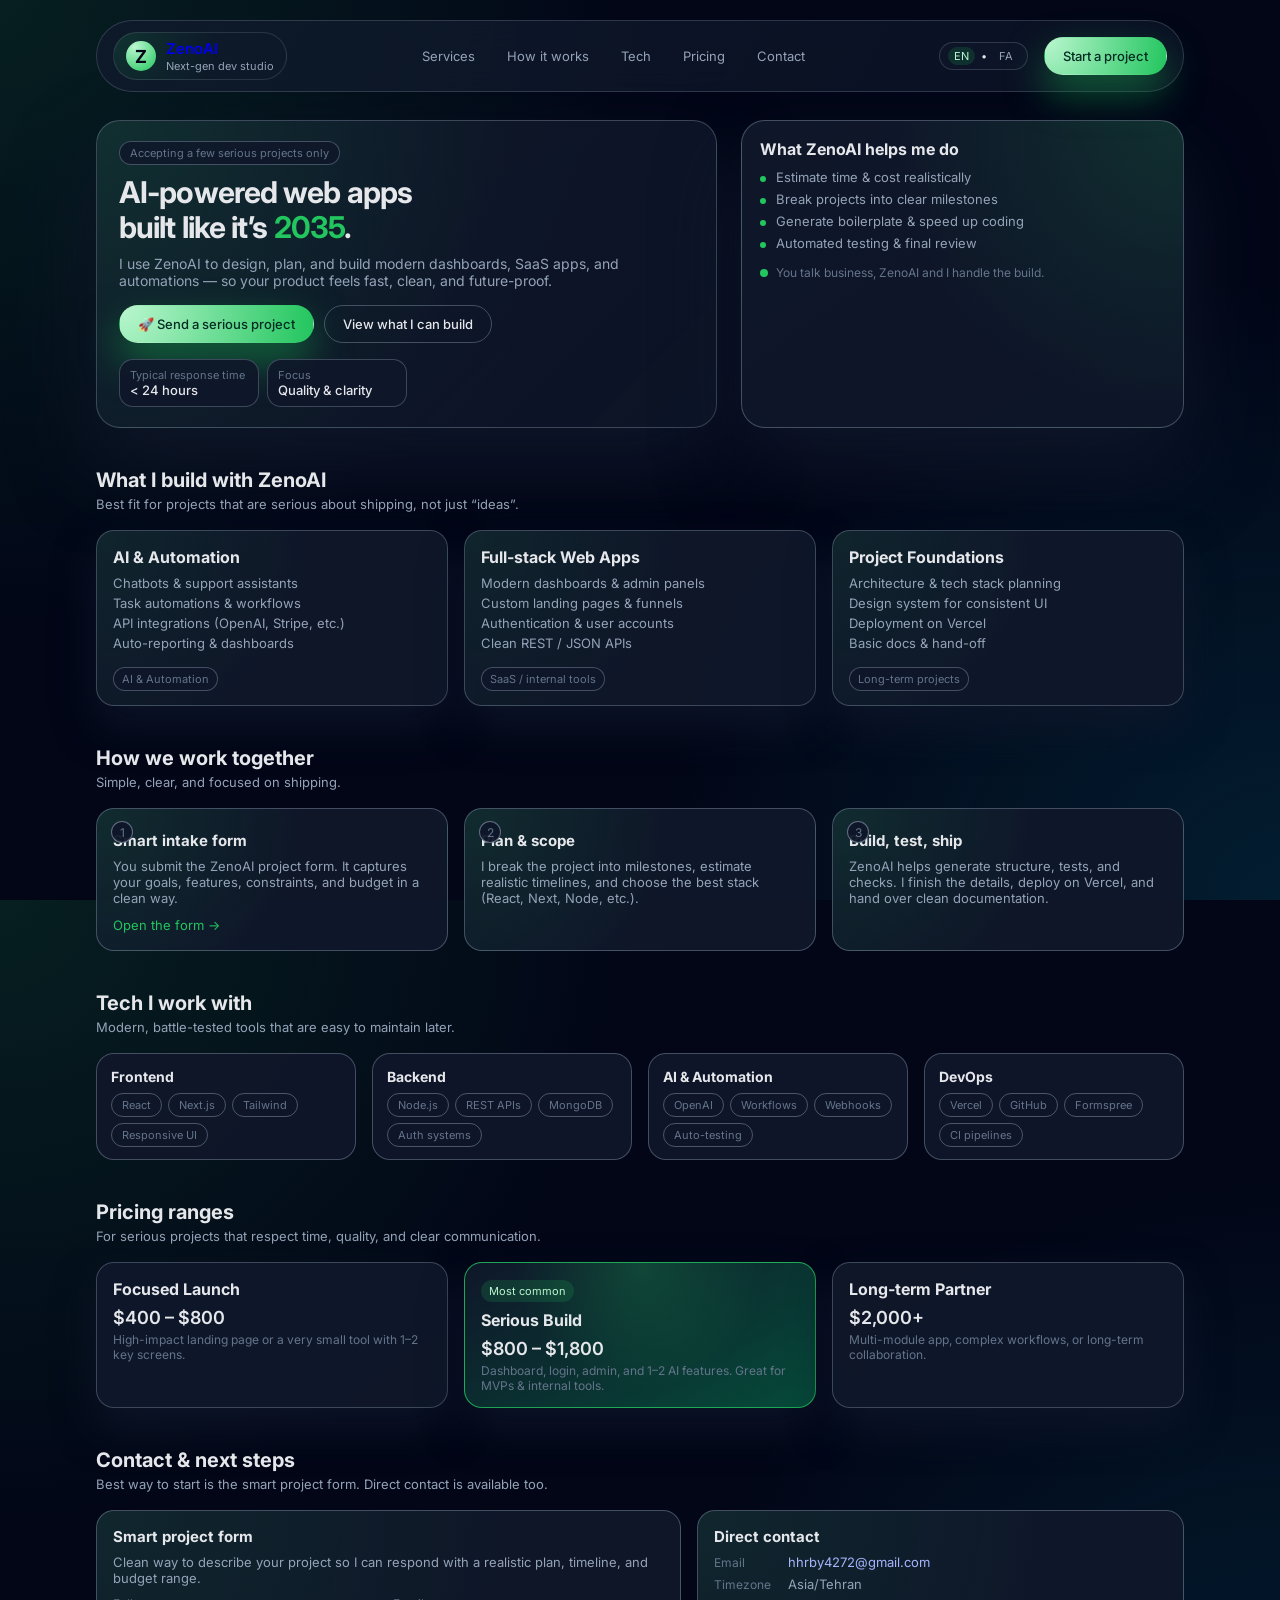
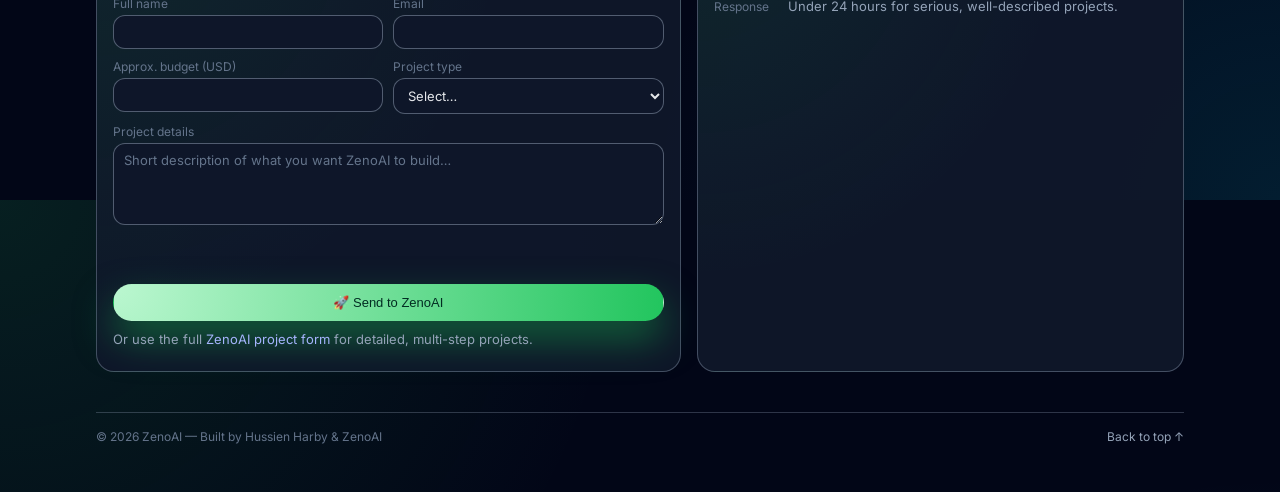
<file: index.html>
<!DOCTYPE html>
<html lang="en">
<head>
  <meta charset="UTF-8" />
  <meta name="viewport" content="width=device-width, initial-scale=1.0" />
  <title>ZenoAI – AI-powered web apps built like it’s 2035</title>

  <!-- Fonts -->
  <link rel="preconnect" href="https://fonts.googleapis.com" />
  <link rel="preconnect" href="https://fonts.gstatic.com" crossorigin />
  <link
    href="https://fonts.googleapis.com/css2?family=Inter:wght@300;400;500;600;700&display=swap"
    rel="stylesheet"
  />

  <!-- Styles -->
  <link rel="stylesheet" href="styles.css" />
</head>

<body>
  <div class="page">

    <!-- NAVBAR -->
    <header class="navbar">
      <div class="nav-left">
        <a href="#top" class="brand-pill">
          <span class="brand-logo">Z</span>
          <div class="brand-text">
            <span class="brand-name">ZenoAI</span>
            <span class="brand-tagline">Next-gen dev studio</span>
          </div>
        </a>
      </div>

      <nav class="nav-links">
        <a href="#services">Services</a>
        <a href="#process">How it works</a>
        <a href="#tech">Tech</a>
        <a href="#pricing">Pricing</a>
        <a href="#contact">Contact</a>
      </nav>

      <div class="nav-right">
        <div class="lang-switch">
          <a href="index.html" class="active">EN</a>
          <span>•</span>
          <a href="fa.html">FA</a>
        </div>
        <a
          href="https://zenoai-form.vercel.app/"
          class="btn btn-primary nav-cta"
          target="_blank"
          rel="noopener noreferrer"
        >
          Start a project
        </a>
      </div>
    </header>

    <!-- HERO -->
    <main id="top">
      <section class="hero">
        <div class="hero-content">
          <div class="hero-label">Accepting a few serious projects only</div>

          <h1>
            AI-powered web apps<br />
            built like it’s <span class="accent">2035</span>.
          </h1>

          <p class="hero-subtitle">
            I use ZenoAI to design, plan, and build modern dashboards, SaaS apps, and automations —
            so your product feels fast, clean, and future-proof.
          </p>

          <div class="hero-actions">
            <a
              href="https://zenoai-form.vercel.app/"
              class="btn btn-primary"
              target="_blank"
              rel="noopener noreferrer"
            >
              🚀 Send a serious project
            </a>
            <a href="#services" class="btn btn-ghost">
              View what I can build
            </a>
          </div>

          <div class="hero-meta">
            <div class="meta-pill">
              <span class="meta-label">Typical response time</span>
              <span class="meta-value">&lt; 24 hours</span>
            </div>

            <div class="meta-pill">
              <span class="meta-label">Focus</span>
              <span class="meta-value">Quality & clarity</span>
            </div>
          </div>
        </div>

        <div class="hero-panel">
          <div class="hero-panel-inner">
            <h2>What ZenoAI helps me do</h2>

            <ul class="hero-list">
              <li>Estimate time & cost realistically</li>
              <li>Break projects into clear milestones</li>
              <li>Generate boilerplate & speed up coding</li>
              <li>Automated testing & final review</li>
            </ul>

            <div class="hero-panel-footer">
              <span class="dot"></span>
              <span class="hero-mini">
                You talk business, ZenoAI and I handle the build.
              </span>
            </div>
          </div>
        </div>
      </section>

      <!-- SERVICES -->
      <section class="section" id="services">
        <div class="section-header">
          <h2>What I build with ZenoAI</h2>
          <p>Best fit for projects that are serious about shipping, not just “ideas”.</p>
        </div>

        <div class="cards-grid three">
          <article class="card">
            <h3>AI & Automation</h3>
            <ul class="card-list">
              <li>Chatbots & support assistants</li>
              <li>Task automations & workflows</li>
              <li>API integrations (OpenAI, Stripe, etc.)</li>
              <li>Auto-reporting & dashboards</li>
            </ul>
            <span class="chip">AI & Automation</span>
          </article>

          <article class="card">
            <h3>Full-stack Web Apps</h3>
            <ul class="card-list">
              <li>Modern dashboards & admin panels</li>
              <li>Custom landing pages & funnels</li>
              <li>Authentication & user accounts</li>
              <li>Clean REST / JSON APIs</li>
            </ul>
            <span class="chip">SaaS / internal tools</span>
          </article>

          <article class="card">
            <h3>Project Foundations</h3>
            <ul class="card-list">
              <li>Architecture & tech stack planning</li>
              <li>Design system for consistent UI</li>
              <li>Deployment on Vercel</li>
              <li>Basic docs & hand-off</li>
            </ul>
            <span class="chip">Long-term projects</span>
          </article>
        </div>
      </section>

      <!-- HOW IT WORKS -->
      <section class="section" id="process">
        <div class="section-header">
          <h2>How we work together</h2>
          <p>Simple, clear, and focused on shipping.</p>
        </div>

        <div class="timeline">
          <div class="step">
            <div class="step-number">1</div>
            <h3>Smart intake form</h3>
            <p>
              You submit the ZenoAI project form. It captures your goals, features, constraints,
              and budget in a clean way.
            </p>
            <a
              href="https://zenoai-form.vercel.app/"
              target="_blank"
              class="link-inline"
              rel="noopener noreferrer"
            >
              Open the form →
            </a>
          </div>

          <div class="step">
            <div class="step-number">2</div>
            <h3>Plan & scope</h3>
            <p>
              I break the project into milestones, estimate realistic timelines, and choose the
              best stack (React, Next, Node, etc.).
            </p>
          </div>

          <div class="step">
            <div class="step-number">3</div>
            <h3>Build, test, ship</h3>
            <p>
              ZenoAI helps generate structure, tests, and checks. I finish the details, deploy on
              Vercel, and hand over clean documentation.
            </p>
          </div>
        </div>
      </section>

      <!-- TECH -->
      <section class="section" id="tech">
        <div class="section-header">
          <h2>Tech I work with</h2>
          <p>Modern, battle-tested tools that are easy to maintain later.</p>
        </div>

        <div class="pill-grid">
          <div class="pill-group">
            <h4>Frontend</h4>
            <div class="pills">
              <span class="pill">React</span>
              <span class="pill">Next.js</span>
              <span class="pill">Tailwind</span>
              <span class="pill">Responsive UI</span>
            </div>
          </div>

          <div class="pill-group">
            <h4>Backend</h4>
            <div class="pills">
              <span class="pill">Node.js</span>
              <span class="pill">REST APIs</span>
              <span class="pill">MongoDB</span>
              <span class="pill">Auth systems</span>
            </div>
          </div>

          <div class="pill-group">
            <h4>AI & Automation</h4>
            <div class="pills">
              <span class="pill">OpenAI</span>
              <span class="pill">Workflows</span>
              <span class="pill">Webhooks</span>
              <span class="pill">Auto-testing</span>
            </div>
          </div>

          <div class="pill-group">
            <h4>DevOps</h4>
            <div class="pills">
              <span class="pill">Vercel</span>
              <span class="pill">GitHub</span>
              <span class="pill">Formspree</span>
              <span class="pill">CI pipelines</span>
            </div>
          </div>
        </div>
      </section>

      <!-- PRICING -->
      <section class="section" id="pricing">
        <div class="section-header">
          <h2>Pricing ranges</h2>
          <p>For serious projects that respect time, quality, and clear communication.</p>
        </div>

        <div class="cards-grid three">
          <article class="card card-soft">
            <h3>Focused Launch</h3>
            <p class="price-range">$400 – $800</p>
            <p class="card-caption">
              High-impact landing page or a very small tool with 1–2 key screens.
            </p>
          </article>

          <article class="card card-highlight">
            <div class="badge">Most common</div>
            <h3>Serious Build</h3>
            <p class="price-range">$800 – $1,800</p>
            <p class="card-caption">
              Dashboard, login, admin, and 1–2 AI features. Great for MVPs & internal tools.
            </p>
          </article>

          <article class="card card-soft">
            <h3>Long-term Partner</h3>
            <p class="price-range">$2,000+</p>
            <p class="card-caption">
              Multi-module app, complex workflows, or long-term collaboration.
            </p>
          </article>
        </div>
      </section>

      <!-- CONTACT -->
      <section class="section" id="contact">
        <div class="section-header">
          <h2>Contact & next steps</h2>
          <p>Best way to start is the smart project form. Direct contact is available too.</p>
        </div>

        <div class="contact-grid">
          <div class="contact-card">
            <h3>Smart project form</h3>
            <p>
              Clean way to describe your project so I can respond with a realistic plan, timeline,
              and budget range.
            </p>

            <!-- Embedded Formspree form -->
            <form
              action="https://formspree.io/f/mzzngjrq"
              method="POST"
              class="contact-form"
            >
              <input type="hidden" name="_subject" value="New ZenoAI project – Website form (EN)" />

              <div class="form-row form-row-inline">
                <div class="form-field">
                  <label for="name-en">Full name</label>
                  <input id="name-en" name="name" type="text" required />
                </div>
                <div class="form-field">
                  <label for="email-en">Email</label>
                  <input id="email-en" name="email" type="email" required />
                </div>
              </div>

              <div class="form-row form-row-inline">
                <div class="form-field">
                  <label for="budget-en">Approx. budget (USD)</label>
                  <input id="budget-en" name="budget" type="number" min="0" />
                </div>
                <div class="form-field">
                  <label for="type-en">Project type</label>
                  <select id="type-en" name="project_type">
                    <option value="">Select…</option>
                    <option value="saas">SaaS / Web app</option>
                    <option value="dashboard">Dashboard / internal tool</option>
                    <option value="automation">AI & automation</option>
                    <option value="landing">Landing page / marketing site</option>
                    <option value="other">Other</option>
                  </select>
                </div>
              </div>

              <div class="form-row">
                <div class="form-field">
                  <label for="details-en">Project details</label>
                  <textarea
                    id="details-en"
                    name="details"
                    rows="4"
                    placeholder="Short description of what you want ZenoAI to build…"
                    required
                  ></textarea>
                </div>
              </div>

              <button type="submit" class="btn btn-primary btn-full">
                🚀 Send to ZenoAI
              </button>

              <p class="form-footnote">
                Or use the full
                <a href="https://zenoai-form.vercel.app/" target="_blank" rel="noopener noreferrer">
                  ZenoAI project form
                </a>
                for detailed, multi-step projects.
              </p>
            </form>
          </div>

          <div class="contact-card contact-info">
            <h3>Direct contact</h3>
            <ul>
              <li>
                <span class="contact-label">Email</span>
                <a href="mailto:hhrby4272@gmail.com">hhrby4272@gmail.com</a>
              </li>
              <li>
                <span class="contact-label">Timezone</span>
                Asia/Tehran
              </li>
              <li>
                <span class="contact-label">Response</span>
                Under 24 hours for serious, well-described projects.
              </li>
            </ul>
          </div>
        </div>
      </section>
    </main>

    <!-- FOOTER -->
    <footer class="footer">
      <div class="footer-left">
        © <span id="year"></span> ZenoAI — Built by Hussien Harby & ZenoAI
      </div>

      <div class="footer-right">
        <a href="#top">Back to top ↑</a>
      </div>
    </footer>
  </div>

  <script>
    document.getElementById('year').textContent = new Date().getFullYear();
  </script>
</body>
</html>
</file>
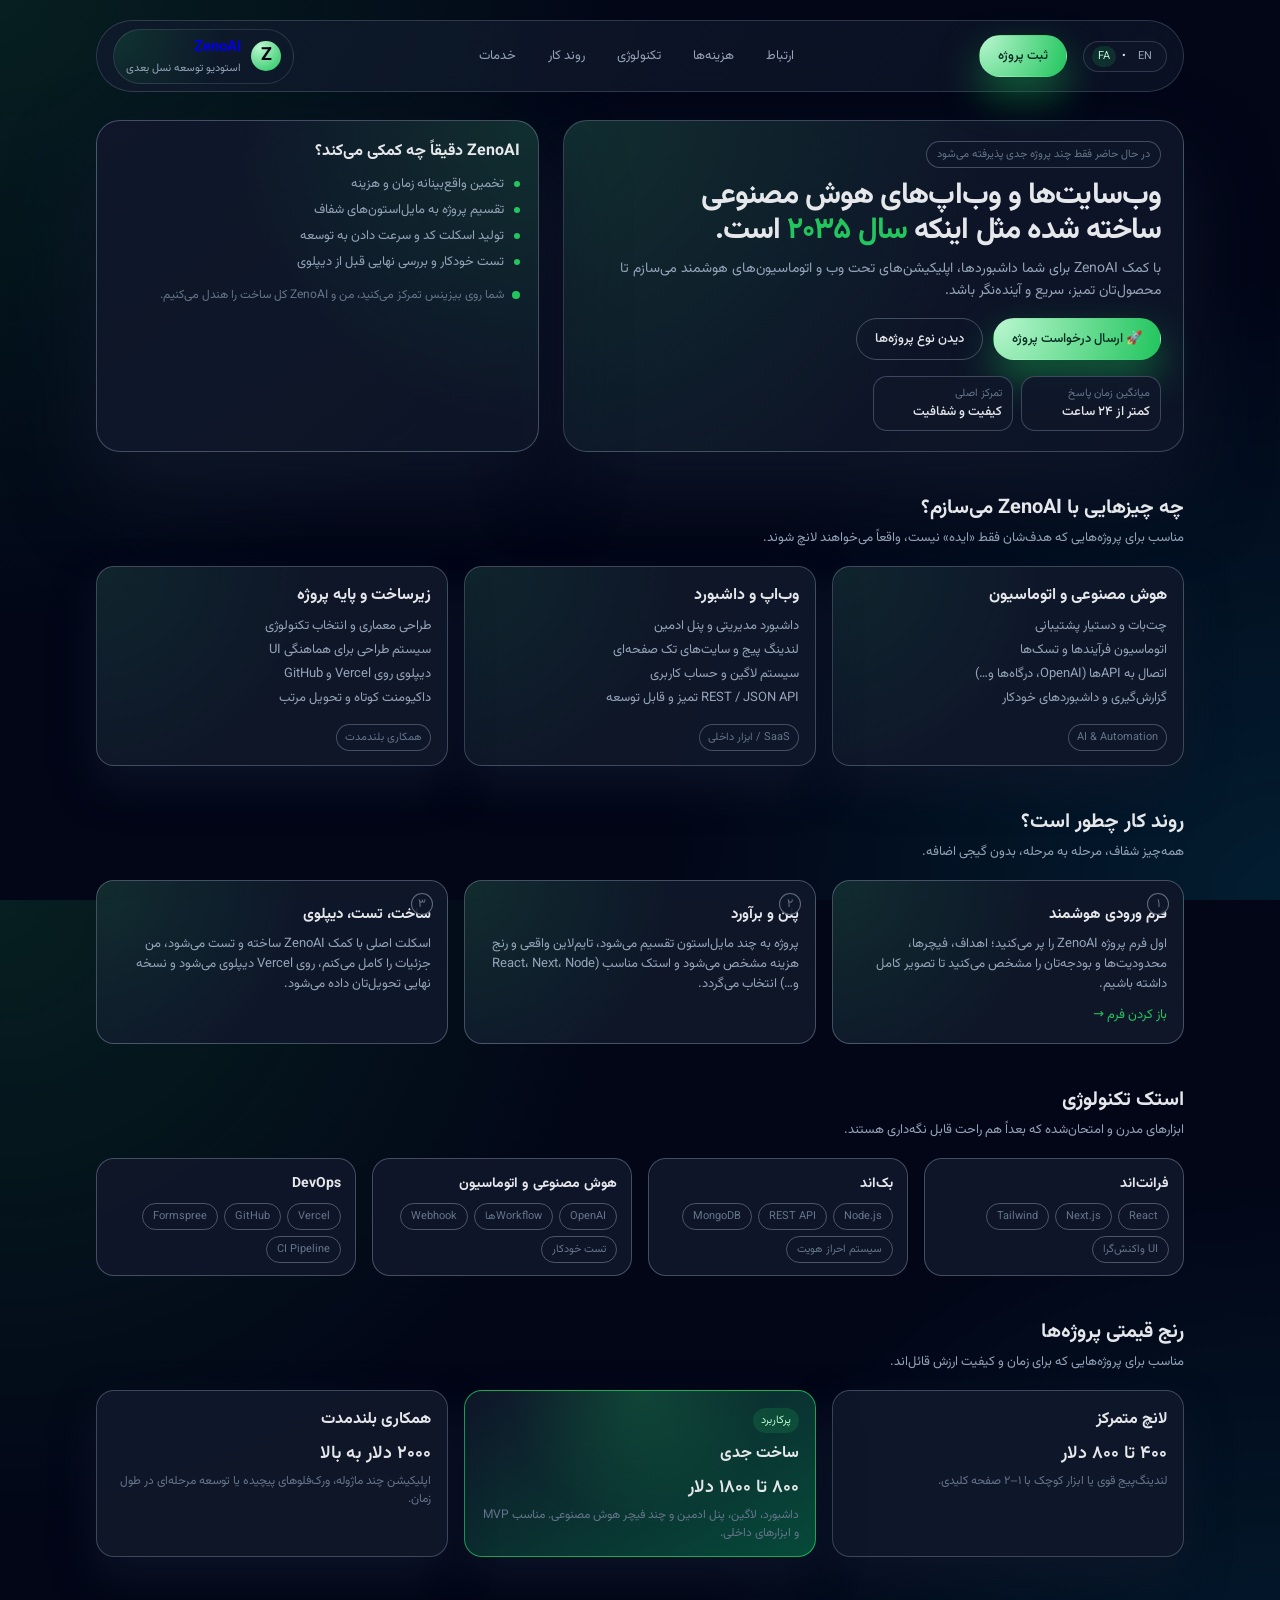
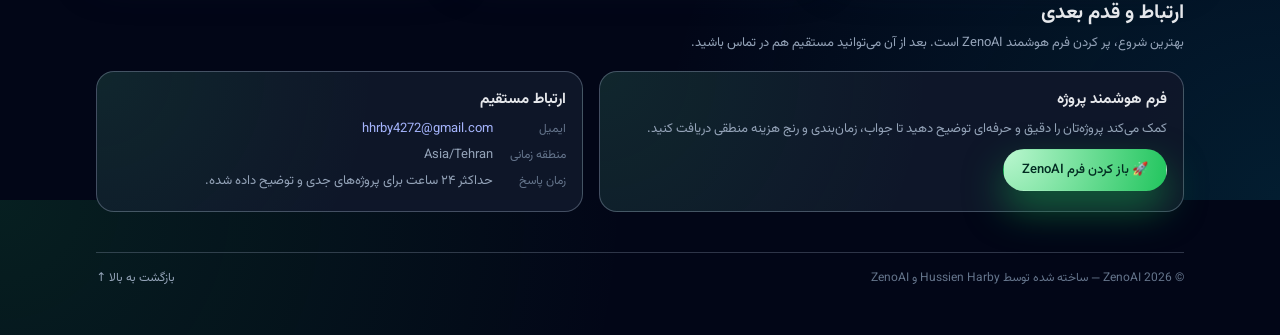
<file: Fa.html>
<!DOCTYPE html>
<html lang="fa" dir="rtl">
<head>
  <meta charset="UTF-8" />
  <meta name="viewport" content="width=device-width, initial-scale=1.0" />
  <title>ZenoAI – استودیو هوش مصنوعی برای پروژه‌های جدی</title>

  <!-- Fonts -->
  <link rel="preconnect" href="https://fonts.googleapis.com" />
  <link rel="preconnect" href="https://fonts.gstatic.com" crossorigin />
  <link
    href="https://fonts.googleapis.com/css2?family=Vazirmatn:wght@300;400;500;600;700&family=Inter:wght@300;400;500;600;700&display=swap"
    rel="stylesheet"
  />

  <!-- Styles -->
  <link rel="stylesheet" href="styles.css" />
</head>

<body class="rtl">
  <div class="page">

    <!-- NAVBAR -->
    <header class="navbar">
      <div class="nav-left">
        <a href="#top" class="brand-pill">
          <span class="brand-logo">Z</span>
          <div class="brand-text">
            <span class="brand-name">ZenoAI</span>
            <span class="brand-tagline">استودیو توسعه نسل بعدی</span>
          </div>
        </a>
      </div>

      <nav class="nav-links">
        <a href="#services">خدمات</a>
        <a href="#process">روند کار</a>
        <a href="#tech">تکنولوژی</a>
        <a href="#pricing">هزینه‌ها</a>
        <a href="#contact">ارتباط</a>
      </nav>

      <div class="nav-right">
        <div class="lang-switch">
          <a href="index.html">EN</a>
          <span>•</span>
          <a href="fa.html" class="active">FA</a>
        </div>
        <a
          href="https://zenoai-form.vercel.app/"
          class="btn btn-primary nav-cta"
          target="_blank"
          rel="noopener noreferrer"
        >
          ثبت پروژه
        </a>
      </div>
    </header>

    <!-- HERO -->
    <main id="top">
      <section class="hero">
        <div class="hero-content">
          <div class="hero-label">در حال حاضر فقط چند پروژه جدی پذیرفته می‌شود</div>

          <h1>
            وب‌سایت‌ها و وب‌اپ‌های هوش مصنوعی<br />
            ساخته شده مثل اینکه <span class="accent">سال ۲۰۳۵</span> است.
          </h1>

          <p class="hero-subtitle">
            با کمک ZenoAI برای شما داشبوردها، اپلیکیشن‌های تحت وب و اتوماسیون‌های هوشمند می‌سازم
            تا محصول‌تان تمیز، سریع و آینده‌نگر باشد.
          </p>

          <div class="hero-actions">
            <a
              href="https://zenoai-form.vercel.app/"
              class="btn btn-primary"
              target="_blank"
              rel="noopener noreferrer"
            >
              🚀 ارسال درخواست پروژه
            </a>
            <a href="#services" class="btn btn-ghost">
              دیدن نوع پروژه‌ها
            </a>
          </div>

          <div class="hero-meta">
            <div class="meta-pill">
              <span class="meta-label">میانگین زمان پاسخ</span>
              <span class="meta-value">کمتر از ۲۴ ساعت</span>
            </div>

            <div class="meta-pill">
              <span class="meta-label">تمرکز اصلی</span>
              <span class="meta-value">کیفیت و شفافیت</span>
            </div>
          </div>
        </div>

        <div class="hero-panel">
          <div class="hero-panel-inner">
            <h2>ZenoAI دقیقاً چه کمکی می‌کند؟</h2>

            <ul class="hero-list">
              <li>تخمین واقع‌بینانه زمان و هزینه</li>
              <li>تقسیم پروژه به مایل‌استون‌های شفاف</li>
              <li>تولید اسکلت کد و سرعت دادن به توسعه</li>
              <li>تست خودکار و بررسی نهایی قبل از دیپلوی</li>
            </ul>

            <div class="hero-panel-footer">
              <span class="dot"></span>
              <span class="hero-mini">
                شما روی بیزینس تمرکز می‌کنید، من و ZenoAI کل ساخت را هندل می‌کنیم.
              </span>
            </div>
          </div>
        </div>
      </section>

      <!-- SERVICES -->
      <section class="section" id="services">
        <div class="section-header">
          <h2>چه چیزهایی با ZenoAI می‌سازم؟</h2>
          <p>مناسب برای پروژه‌هایی که هدف‌شان فقط «ایده» نیست، واقعاً می‌خواهند لانچ شوند.</p>
        </div>

        <div class="cards-grid three">
          <article class="card">
            <h3>هوش مصنوعی و اتوماسیون</h3>
            <ul class="card-list">
              <li>چت‌بات و دستیار پشتیبانی</li>
              <li>اتوماسیون فرآیندها و تسک‌ها</li>
              <li>اتصال به APIها (OpenAI، درگاه‌ها و…)</li>
              <li>گزارش‌گیری و داشبوردهای خودکار</li>
            </ul>
            <span class="chip">AI & Automation</span>
          </article>

          <article class="card">
            <h3>وب‌اپ و داشبورد</h3>
            <ul class="card-list">
              <li>داشبورد مدیریتی و پنل ادمین</li>
              <li>لندینگ پیج و سایت‌های تک صفحه‌ای</li>
              <li>سیستم لاگین و حساب کاربری</li>
              <li>REST / JSON API تمیز و قابل توسعه</li>
            </ul>
            <span class="chip">SaaS / ابزار داخلی</span>
          </article>

          <article class="card">
            <h3>زیرساخت و پایه پروژه</h3>
            <ul class="card-list">
              <li>طراحی معماری و انتخاب تکنولوژی</li>
              <li>سیستم طراحی برای هماهنگی UI</li>
              <li>دیپلوی روی Vercel و GitHub</li>
              <li>داکیومنت کوتاه و تحویل مرتب</li>
            </ul>
            <span class="chip">همکاری بلندمدت</span>
          </article>
        </div>
      </section>

      <!-- PROCESS -->
      <section class="section" id="process">
        <div class="section-header">
          <h2>روند کار چطور است؟</h2>
          <p>همه‌چیز شفاف، مرحله به مرحله، بدون گیجی اضافه.</p>
        </div>

        <div class="timeline">
          <div class="step">
            <div class="step-number">۱</div>
            <h3>فرم ورودی هوشمند</h3>
            <p>
              اول فرم پروژه ZenoAI را پر می‌کنید؛ اهداف، فیچرها، محدودیت‌ها و بودجه‌تان
              را مشخص می‌کنید تا تصویر کامل داشته باشیم.
            </p>
            <a
              href="https://zenoai-form.vercel.app/"
              target="_blank"
              class="link-inline"
              rel="noopener noreferrer"
            >
              باز کردن فرم →
            </a>
          </div>

          <div class="step">
            <div class="step-number">۲</div>
            <h3>پلن و برآورد</h3>
            <p>
              پروژه به چند مایل‌استون تقسیم می‌شود، تایم‌لاین واقعی و رنج هزینه مشخص می‌شود
              و استک مناسب (React، Next، Node و…) انتخاب می‌گردد.
            </p>
          </div>

          <div class="step">
            <div class="step-number">۳</div>
            <h3>ساخت، تست، دیپلوی</h3>
            <p>
              اسکلت اصلی با کمک ZenoAI ساخته و تست می‌شود، من جزئیات را کامل می‌کنم، روی
              Vercel دیپلوی می‌شود و نسخه نهایی تحویل‌تان داده می‌شود.
            </p>
          </div>
        </div>
      </section>

      <!-- TECH -->
      <section class="section" id="tech">
        <div class="section-header">
          <h2>استک تکنولوژی</h2>
          <p>ابزارهای مدرن و امتحان‌شده که بعداً هم راحت قابل نگه‌داری هستند.</p>
        </div>

        <div class="pill-grid">
          <div class="pill-group">
            <h4>فرانت‌اند</h4>
            <div class="pills">
              <span class="pill">React</span>
              <span class="pill">Next.js</span>
              <span class="pill">Tailwind</span>
              <span class="pill">UI واکنش‌گرا</span>
            </div>
          </div>

          <div class="pill-group">
            <h4>بک‌اند</h4>
            <div class="pills">
              <span class="pill">Node.js</span>
              <span class="pill">REST API</span>
              <span class="pill">MongoDB</span>
              <span class="pill">سیستم احراز هویت</span>
            </div>
          </div>

          <div class="pill-group">
            <h4>هوش مصنوعی و اتوماسیون</h4>
            <div class="pills">
              <span class="pill">OpenAI</span>
              <span class="pill">Workflowها</span>
              <span class="pill">Webhook</span>
              <span class="pill">تست خودکار</span>
            </div>
          </div>

          <div class="pill-group">
            <h4>DevOps</h4>
            <div class="pills">
              <span class="pill">Vercel</span>
              <span class="pill">GitHub</span>
              <span class="pill">Formspree</span>
              <span class="pill">CI Pipeline</span>
            </div>
          </div>
        </div>
      </section>

      <!-- PRICING -->
      <section class="section" id="pricing">
        <div class="section-header">
          <h2>رنج قیمتی پروژه‌ها</h2>
          <p>مناسب برای پروژه‌هایی که برای زمان و کیفیت ارزش قائل‌اند.</p>
        </div>

        <div class="cards-grid three">
          <article class="card card-soft">
            <h3>لانچ متمرکز</h3>
            <p class="price-range">۴۰۰ تا ۸۰۰ دلار</p>
            <p class="card-caption">
              لندینگ‌پیج قوی یا ابزار کوچک با ۱–۲ صفحه کلیدی.
            </p>
          </article>

          <article class="card card-highlight">
            <div class="badge">پرکاربرد</div>
            <h3>ساخت جدی</h3>
            <p class="price-range">۸۰۰ تا ۱۸۰۰ دلار</p>
            <p class="card-caption">
              داشبورد، لاگین، پنل ادمین و چند فیچر هوش مصنوعی. مناسب MVP و ابزارهای داخلی.
            </p>
          </article>

          <article class="card card-soft">
            <h3>همکاری بلندمدت</h3>
            <p class="price-range">۲۰۰۰ دلار به بالا</p>
            <p class="card-caption">
              اپلیکیشن چند ماژوله، ورک‌فلوهای پیچیده یا توسعه مرحله‌ای در طول زمان.
            </p>
          </article>
        </div>
      </section>

      <!-- CONTACT -->
      <section class="section" id="contact">
        <div class="section-header">
          <h2>ارتباط و قدم بعدی</h2>
          <p>بهترین شروع، پر کردن فرم هوشمند ZenoAI است. بعد از آن می‌توانید مستقیم هم در تماس باشید.</p>
        </div>

        <div class="contact-grid">
          <div class="contact-card">
            <h3>فرم هوشمند پروژه</h3>
            <p>
              کمک می‌کند پروژه‌تان را دقیق و حرفه‌ای توضیح دهید تا جواب، زمان‌بندی و رنج
              هزینه منطقی دریافت کنید.
            </p>
            <a
              href="https://zenoai-form.vercel.app/"
              class="btn btn-primary"
              target="_blank"
              rel="noopener noreferrer"
            >
              🚀 باز کردن فرم ZenoAI
            </a>
          </div>

          <div class="contact-card contact-info">
            <h3>ارتباط مستقیم</h3>
            <ul>
              <li>
                <span class="contact-label">ایمیل</span>
                <a href="mailto:hhrby4272@gmail.com">hhrby4272@gmail.com</a>
              </li>
              <li>
                <span class="contact-label">منطقه زمانی</span>
                Asia/Tehran
              </li>
              <li>
                <span class="contact-label">زمان پاسخ</span>
                حداکثر ۲۴ ساعت برای پروژه‌های جدی و توضیح داده شده.
              </li>
            </ul>
          </div>
        </div>
      </section>
    </main>

    <!-- FOOTER -->
    <footer class="footer">
      <div class="footer-left">
        © <span id="year-fa"></span> ZenoAI — ساخته شده توسط Hussien Harby و ZenoAI
      </div>

      <div class="footer-right">
        <a href="#top">بازگشت به بالا ↑</a>
      </div>
    </footer>
  </div>

  <script>
    document.getElementById('year-fa').textContent = new Date().getFullYear();
  </script>
</body>
</html>
</file>
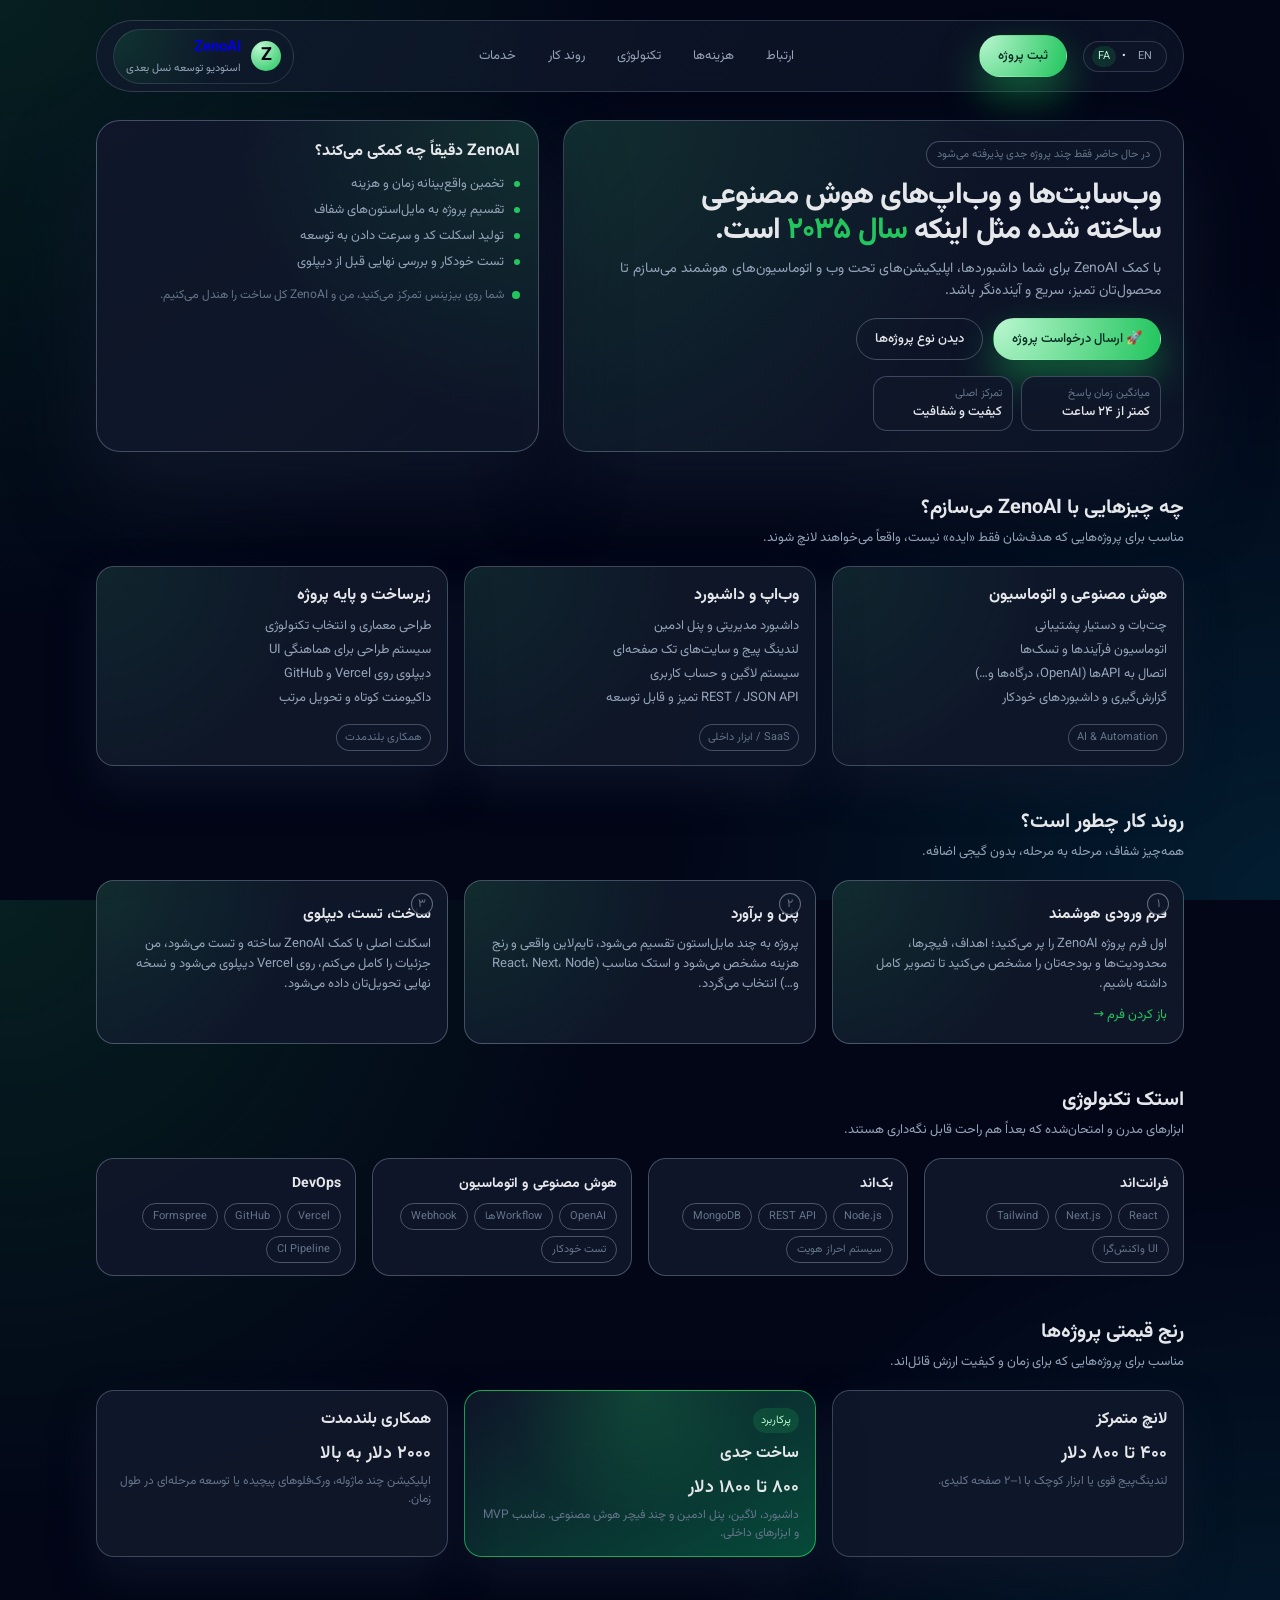
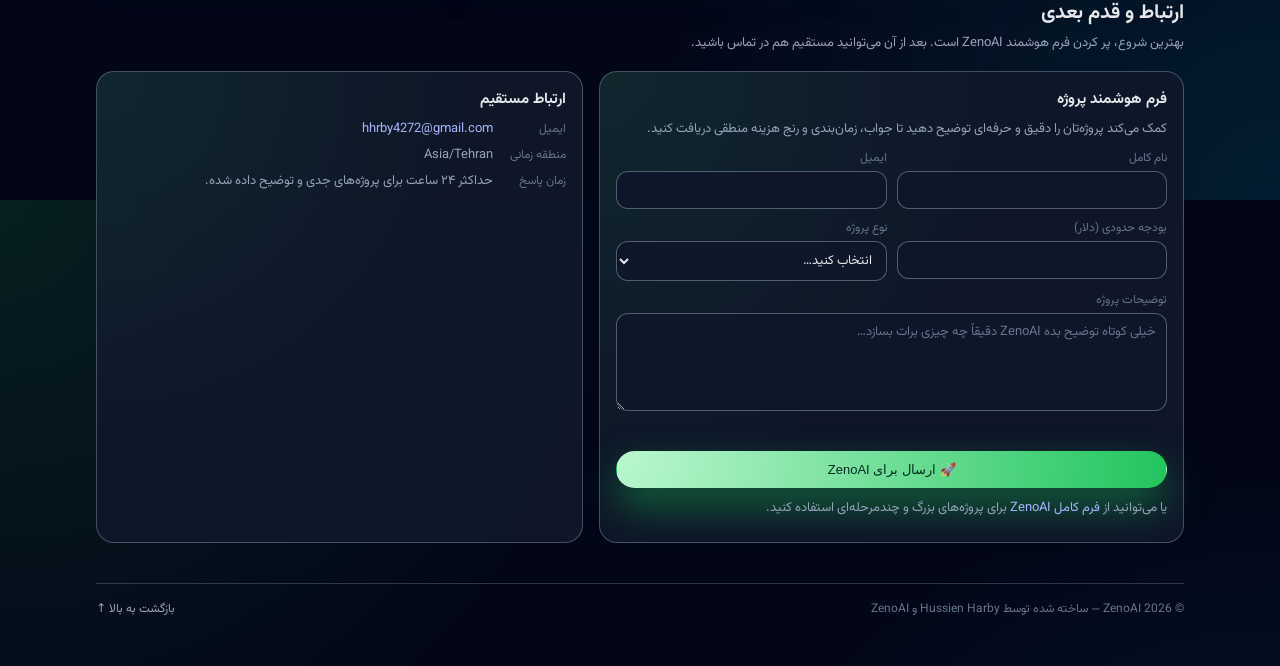
<file: fa.html>
<!DOCTYPE html>
<html lang="fa" dir="rtl">
<head>
  <meta charset="UTF-8" />
  <meta name="viewport" content="width=device-width, initial-scale=1.0" />
  <title>ZenoAI – استودیو هوش مصنوعی برای پروژه‌های جدی</title>

  <!-- Fonts -->
  <link rel="preconnect" href="https://fonts.googleapis.com" />
  <link rel="preconnect" href="https://fonts.gstatic.com" crossorigin />
  <link
    href="https://fonts.googleapis.com/css2?family=Vazirmatn:wght@300;400;500;600;700&family=Inter:wght@300;400;500;600;700&display=swap"
    rel="stylesheet"
  />

  <!-- Styles -->
  <link rel="stylesheet" href="styles.css" />
</head>

<body class="rtl">
  <div class="page">

    <!-- NAVBAR -->
    <header class="navbar">
      <div class="nav-left">
        <a href="#top" class="brand-pill">
          <span class="brand-logo">Z</span>
          <div class="brand-text">
            <span class="brand-name">ZenoAI</span>
            <span class="brand-tagline">استودیو توسعه نسل بعدی</span>
          </div>
        </a>
      </div>

      <nav class="nav-links">
        <a href="#services">خدمات</a>
        <a href="#process">روند کار</a>
        <a href="#tech">تکنولوژی</a>
        <a href="#pricing">هزینه‌ها</a>
        <a href="#contact">ارتباط</a>
      </nav>

      <div class="nav-right">
        <div class="lang-switch">
          <a href="index.html">EN</a>
          <span>•</span>
          <a href="fa.html" class="active">FA</a>
        </div>
        <a
          href="https://zenoai-form.vercel.app/"
          class="btn btn-primary nav-cta"
          target="_blank"
          rel="noopener noreferrer"
        >
          ثبت پروژه
        </a>
      </div>
    </header>

    <!-- HERO -->
    <main id="top">
      <section class="hero">
        <div class="hero-content">
          <div class="hero-label">در حال حاضر فقط چند پروژه جدی پذیرفته می‌شود</div>

          <h1>
            وب‌سایت‌ها و وب‌اپ‌های هوش مصنوعی<br />
            ساخته شده مثل اینکه <span class="accent">سال ۲۰۳۵</span> است.
          </h1>

          <p class="hero-subtitle">
            با کمک ZenoAI برای شما داشبوردها، اپلیکیشن‌های تحت وب و اتوماسیون‌های هوشمند می‌سازم
            تا محصول‌تان تمیز، سریع و آینده‌نگر باشد.
          </p>

          <div class="hero-actions">
            <a
              href="https://zenoai-form.vercel.app/"
              class="btn btn-primary"
              target="_blank"
              rel="noopener noreferrer"
            >
              🚀 ارسال درخواست پروژه
            </a>
            <a href="#services" class="btn btn-ghost">
              دیدن نوع پروژه‌ها
            </a>
          </div>

          <div class="hero-meta">
            <div class="meta-pill">
              <span class="meta-label">میانگین زمان پاسخ</span>
              <span class="meta-value">کمتر از ۲۴ ساعت</span>
            </div>

            <div class="meta-pill">
              <span class="meta-label">تمرکز اصلی</span>
              <span class="meta-value">کیفیت و شفافیت</span>
            </div>
          </div>
        </div>

        <div class="hero-panel">
          <div class="hero-panel-inner">
            <h2>ZenoAI دقیقاً چه کمکی می‌کند؟</h2>

            <ul class="hero-list">
              <li>تخمین واقع‌بینانه زمان و هزینه</li>
              <li>تقسیم پروژه به مایل‌استون‌های شفاف</li>
              <li>تولید اسکلت کد و سرعت دادن به توسعه</li>
              <li>تست خودکار و بررسی نهایی قبل از دیپلوی</li>
            </ul>

            <div class="hero-panel-footer">
              <span class="dot"></span>
              <span class="hero-mini">
                شما روی بیزینس تمرکز می‌کنید، من و ZenoAI کل ساخت را هندل می‌کنیم.
              </span>
            </div>
          </div>
        </div>
      </section>

      <!-- SERVICES -->
      <section class="section" id="services">
        <div class="section-header">
          <h2>چه چیزهایی با ZenoAI می‌سازم؟</h2>
          <p>مناسب برای پروژه‌هایی که هدف‌شان فقط «ایده» نیست، واقعاً می‌خواهند لانچ شوند.</p>
        </div>

        <div class="cards-grid three">
          <article class="card">
            <h3>هوش مصنوعی و اتوماسیون</h3>
            <ul class="card-list">
              <li>چت‌بات و دستیار پشتیبانی</li>
              <li>اتوماسیون فرآیندها و تسک‌ها</li>
              <li>اتصال به APIها (OpenAI، درگاه‌ها و…)</li>
              <li>گزارش‌گیری و داشبوردهای خودکار</li>
            </ul>
            <span class="chip">AI & Automation</span>
          </article>

          <article class="card">
            <h3>وب‌اپ و داشبورد</h3>
            <ul class="card-list">
              <li>داشبورد مدیریتی و پنل ادمین</li>
              <li>لندینگ پیج و سایت‌های تک صفحه‌ای</li>
              <li>سیستم لاگین و حساب کاربری</li>
              <li>REST / JSON API تمیز و قابل توسعه</li>
            </ul>
            <span class="chip">SaaS / ابزار داخلی</span>
          </article>

          <article class="card">
            <h3>زیرساخت و پایه پروژه</h3>
            <ul class="card-list">
              <li>طراحی معماری و انتخاب تکنولوژی</li>
              <li>سیستم طراحی برای هماهنگی UI</li>
              <li>دیپلوی روی Vercel و GitHub</li>
              <li>داکیومنت کوتاه و تحویل مرتب</li>
            </ul>
            <span class="chip">همکاری بلندمدت</span>
          </article>
        </div>
      </section>

      <!-- PROCESS -->
      <section class="section" id="process">
        <div class="section-header">
          <h2>روند کار چطور است؟</h2>
          <p>همه‌چیز شفاف، مرحله به مرحله، بدون گیجی اضافه.</p>
        </div>

        <div class="timeline">
          <div class="step">
            <div class="step-number">۱</div>
            <h3>فرم ورودی هوشمند</h3>
            <p>
              اول فرم پروژه ZenoAI را پر می‌کنید؛ اهداف، فیچرها، محدودیت‌ها و بودجه‌تان
              را مشخص می‌کنید تا تصویر کامل داشته باشیم.
            </p>
            <a
              href="https://zenoai-form.vercel.app/"
              target="_blank"
              class="link-inline"
              rel="noopener noreferrer"
            >
              باز کردن فرم →
            </a>
          </div>

          <div class="step">
            <div class="step-number">۲</div>
            <h3>پلن و برآورد</h3>
            <p>
              پروژه به چند مایل‌استون تقسیم می‌شود، تایم‌لاین واقعی و رنج هزینه مشخص می‌شود
              و استک مناسب (React، Next، Node و…) انتخاب می‌گردد.
            </p>
          </div>

          <div class="step">
            <div class="step-number">۳</div>
            <h3>ساخت، تست، دیپلوی</h3>
            <p>
              اسکلت اصلی با کمک ZenoAI ساخته و تست می‌شود، من جزئیات را کامل می‌کنم، روی
              Vercel دیپلوی می‌شود و نسخه نهایی تحویل‌تان داده می‌شود.
            </p>
          </div>
        </div>
      </section>

      <!-- TECH -->
      <section class="section" id="tech">
        <div class="section-header">
          <h2>استک تکنولوژی</h2>
          <p>ابزارهای مدرن و امتحان‌شده که بعداً هم راحت قابل نگه‌داری هستند.</p>
        </div>

        <div class="pill-grid">
          <div class="pill-group">
            <h4>فرانت‌اند</h4>
            <div class="pills">
              <span class="pill">React</span>
              <span class="pill">Next.js</span>
              <span class="pill">Tailwind</span>
              <span class="pill">UI واکنش‌گرا</span>
            </div>
          </div>

          <div class="pill-group">
            <h4>بک‌اند</h4>
            <div class="pills">
              <span class="pill">Node.js</span>
              <span class="pill">REST API</span>
              <span class="pill">MongoDB</span>
              <span class="pill">سیستم احراز هویت</span>
            </div>
          </div>

          <div class="pill-group">
            <h4>هوش مصنوعی و اتوماسیون</h4>
            <div class="pills">
              <span class="pill">OpenAI</span>
              <span class="pill">Workflowها</span>
              <span class="pill">Webhook</span>
              <span class="pill">تست خودکار</span>
            </div>
          </div>

          <div class="pill-group">
            <h4>DevOps</h4>
            <div class="pills">
              <span class="pill">Vercel</span>
              <span class="pill">GitHub</span>
              <span class="pill">Formspree</span>
              <span class="pill">CI Pipeline</span>
            </div>
          </div>
        </div>
      </section>

      <!-- PRICING -->
      <section class="section" id="pricing">
        <div class="section-header">
          <h2>رنج قیمتی پروژه‌ها</h2>
          <p>مناسب برای پروژه‌هایی که برای زمان و کیفیت ارزش قائل‌اند.</p>
        </div>

        <div class="cards-grid three">
          <article class="card card-soft">
            <h3>لانچ متمرکز</h3>
            <p class="price-range">۴۰۰ تا ۸۰۰ دلار</p>
            <p class="card-caption">
              لندینگ‌پیج قوی یا ابزار کوچک با ۱–۲ صفحه کلیدی.
            </p>
          </article>

          <article class="card card-highlight">
            <div class="badge">پرکاربرد</div>
            <h3>ساخت جدی</h3>
            <p class="price-range">۸۰۰ تا ۱۸۰۰ دلار</p>
            <p class="card-caption">
              داشبورد، لاگین، پنل ادمین و چند فیچر هوش مصنوعی. مناسب MVP و ابزارهای داخلی.
            </p>
          </article>

          <article class="card card-soft">
            <h3>همکاری بلندمدت</h3>
            <p class="price-range">۲۰۰۰ دلار به بالا</p>
            <p class="card-caption">
              اپلیکیشن چند ماژوله، ورک‌فلوهای پیچیده یا توسعه مرحله‌ای در طول زمان.
            </p>
          </article>
        </div>
      </section>

      <!-- CONTACT -->
      <section class="section" id="contact">
        <div class="section-header">
          <h2>ارتباط و قدم بعدی</h2>
          <p>بهترین شروع، پر کردن فرم هوشمند ZenoAI است. بعد از آن می‌توانید مستقیم هم در تماس باشید.</p>
        </div>

        <div class="contact-grid">
          <div class="contact-card">
            <h3>فرم هوشمند پروژه</h3>
            <p>
              کمک می‌کند پروژه‌تان را دقیق و حرفه‌ای توضیح دهید تا جواب، زمان‌بندی و رنج
              هزینه منطقی دریافت کنید.
            </p>

            <!-- فرم متصل به Formspree -->
            <form
              action="https://formspree.io/f/mzzngjrq"
              method="POST"
              class="contact-form"
            >
              <input type="hidden" name="_subject" value="پروژه جدید ZenoAI – فرم سایت (FA)" />

              <div class="form-row form-row-inline">
                <div class="form-field">
                  <label for="name-fa">نام کامل</label>
                  <input id="name-fa" name="name" type="text" required />
                </div>
                <div class="form-field">
                  <label for="email-fa">ایمیل</label>
                  <input id="email-fa" name="email" type="email" required />
                </div>
              </div>

              <div class="form-row form-row-inline">
                <div class="form-field">
                  <label for="budget-fa">بودجه حدودی (دلار)</label>
                  <input id="budget-fa" name="budget" type="number" min="0" />
                </div>
                <div class="form-field">
                  <label for="type-fa">نوع پروژه</label>
                  <select id="type-fa" name="project_type">
                    <option value="">انتخاب کنید…</option>
                    <option value="saas">سرویس SaaS / وب‌اپ</option>
                    <option value="dashboard">داشبورد / ابزار داخلی</option>
                    <option value="automation">هوش مصنوعی و اتوماسیون</option>
                    <option value="landing">لندینگ‌پیج / سایت معرفی</option>
                    <option value="other">سایر</option>
                  </select>
                </div>
              </div>

              <div class="form-row">
                <div class="form-field">
                  <label for="details-fa">توضیحات پروژه</label>
                  <textarea
                    id="details-fa"
                    name="details"
                    rows="4"
                    placeholder="خیلی کوتاه توضیح بده ZenoAI دقیقاً چه چیزی برات بسازد…"
                    required
                  ></textarea>
                </div>
              </div>

              <button type="submit" class="btn btn-primary btn-full">
                🚀 ارسال برای ZenoAI
              </button>

              <p class="form-footnote">
                یا می‌توانید از
                <a href="https://zenoai-form.vercel.app/" target="_blank" rel="noopener noreferrer">
                  فرم کامل ZenoAI
                </a>
                برای پروژه‌های بزرگ و چندمرحله‌ای استفاده کنید.
              </p>
            </form>
          </div>

          <div class="contact-card contact-info">
            <h3>ارتباط مستقیم</h3>
            <ul>
              <li>
                <span class="contact-label">ایمیل</span>
                <a href="mailto:hhrby4272@gmail.com">hhrby4272@gmail.com</a>
              </li>
              <li>
                <span class="contact-label">منطقه زمانی</span>
                Asia/Tehran
              </li>
              <li>
                <span class="contact-label">زمان پاسخ</span>
                حداکثر ۲۴ ساعت برای پروژه‌های جدی و توضیح داده شده.
              </li>
            </ul>
          </div>
        </div>
      </section>
    </main>

    <!-- FOOTER -->
    <footer class="footer">
      <div class="footer-left">
        © <span id="year-fa"></span> ZenoAI — ساخته شده توسط Hussien Harby و ZenoAI
      </div>

      <div class="footer-right">
        <a href="#top">بازگشت به بالا ↑</a>
      </div>
    </footer>
  </div>

  <script>
    document.getElementById('year-fa').textContent = new Date().getFullYear();
  </script>
</body>
</html>
</file>
<file: styles.css>
/* =========
   BASE
   ========= */

*,
*::before,
*::after {
  box-sizing: border-box;
}

:root {
  --bg: #020617;
  --bg-elevated: #020617;
  --card-bg: #020617;
  --border-subtle: rgba(148, 163, 184, 0.25);
  --accent: #22c55e;
  --accent-soft: rgba(34, 197, 94, 0.15);
  --accent-strong: #22c55e;
  --text-main: #e5e7eb;
  --text-muted: #94a3b8;
  --text-soft: #64748b;
  --shadow-soft: 0 40px 80px rgba(15, 23, 42, 0.9);
  --radius-xl: 24px;
  --radius-lg: 18px;
  --radius-pill: 999px;
  --nav-height: 72px;
}

html,
body {
  margin: 0;
  padding: 0;
  height: 100%;
}

body {
  font-family: "Inter", system-ui, -apple-system, BlinkMacSystemFont, "Segoe UI",
    sans-serif;
  background: radial-gradient(circle at top left, #22c55e22, transparent 40%),
    radial-gradient(circle at bottom right, #06b6d422, transparent 40%),
    var(--bg);
  color: var(--text-main);
  -webkit-font-smoothing: antialiased;
}

/* RTL body */
body.rtl {
  font-family: "Vazirmatn", system-ui, -apple-system, BlinkMacSystemFont,
    "Segoe UI", sans-serif;
  direction: rtl;
}

/* Page wrapper */

.page {
  min-height: 100vh;
  max-width: 1120px;
  margin: 0 auto;
  padding: 20px 16px 48px;
}

/* =========
   NAVBAR
   ========= */

.navbar {
  height: var(--nav-height);
  display: flex;
  align-items: center;
  justify-content: space-between;
  gap: 16px;
  padding: 10px 16px;
  margin-bottom: 28px;
  border-radius: 999px;
  border: 1px solid rgba(148, 163, 184, 0.25);
  background: linear-gradient(
      120deg,
      rgba(15, 23, 42, 0.9),
      rgba(15, 23, 42, 0.65)
    ),
    radial-gradient(circle at top left, #22c55e20, transparent 55%);
  backdrop-filter: blur(20px);
  position: sticky;
  top: 12px;
  z-index: 20;
}

/* RTL navbar */
body.rtl .navbar {
  flex-direction: row-reverse;
}

.nav-left,
.nav-right {
  display: flex;
  align-items: center;
  gap: 16px;
}

/* Brand */

.brand-pill {
  display: inline-flex;
  align-items: center;
  gap: 10px;
  padding: 6px 12px;
  border-radius: var(--radius-pill);
  border: 1px solid rgba(148, 163, 184, 0.2);
  background: radial-gradient(circle at top left, #22c55e26, transparent 60%);
  text-decoration: none;
}

.brand-logo {
  width: 30px;
  height: 30px;
  border-radius: 999px;
  background: radial-gradient(circle at 30% 20%, #bbf7d0, #22c55e);
  display: inline-flex;
  align-items: center;
  justify-content: center;
  font-weight: 700;
  font-size: 18px;
  color: #020617;
}

.brand-text {
  display: flex;
  flex-direction: column;
  gap: 1px;
}

.brand-name {
  font-weight: 600;
  font-size: 15px;
}

.brand-tagline {
  font-size: 11px;
  color: var(--text-muted);
}

/* Nav links */

.nav-links {
  display: flex;
  align-items: center;
  gap: 12px;
  font-size: 13px;
}

.nav-links a {
  color: var(--text-muted);
  text-decoration: none;
  padding: 6px 10px;
  border-radius: 999px;
  transition: 0.2s ease;
}

.nav-links a:hover {
  color: #e5e7eb;
  background: rgba(148, 163, 184, 0.16);
}

/* RTL nav links */
body.rtl .nav-links {
  flex-direction: row-reverse;
}

/* Language switch */

.lang-switch {
  display: flex;
  align-items: center;
  gap: 6px;
  padding: 4px 8px;
  border-radius: 999px;
  background: rgba(15, 23, 42, 0.7);
  border: 1px solid rgba(148, 163, 184, 0.25);
  font-size: 11px;
}

.lang-switch a {
  color: var(--text-muted);
  text-decoration: none;
  padding: 2px 6px;
  border-radius: 999px;
  transition: 0.2s ease;
}

.lang-switch a.active {
  background: rgba(34, 197, 94, 0.16);
  color: #bbf7d0;
}

.lang-switch a:hover {
  color: #e5e7eb;
}

/* Buttons */

.btn {
  display: inline-flex;
  align-items: center;
  justify-content: center;
  gap: 6px;
  border-radius: 999px;
  padding: 10px 18px;
  font-size: 13px;
  font-weight: 500;
  text-decoration: none;
  border: 1px solid transparent;
  cursor: pointer;
  transition: transform 0.15s ease, box-shadow 0.15s ease, background 0.15s ease,
    border-color 0.15s ease;
  white-space: nowrap;
}

.btn-primary {
  background: radial-gradient(circle at 0% 0%, #bbf7d0, #22c55e);
  color: #022c22;
  box-shadow: 0 18px 38px rgba(22, 163, 74, 0.55);
}

.btn-primary:hover {
  transform: translateY(-1px);
  box-shadow: 0 22px 40px rgba(22, 163, 74, 0.7);
}

.btn-ghost {
  background: transparent;
  color: var(--text-main);
  border-color: rgba(148, 163, 184, 0.4);
}

.btn-ghost:hover {
  background: rgba(15, 23, 42, 0.8);
}

/* =========
   HERO
   ========= */

.hero {
  display: grid;
  grid-template-columns: minmax(0, 1.4fr) minmax(0, 1fr);
  gap: 24px;
  margin-top: 26px;
}

body.rtl .hero {
  grid-template-columns: minmax(0, 1.4fr) minmax(0, 1fr);
}

.hero-content {
  padding: 20px 22px;
  border-radius: var(--radius-xl);
  border: 1px solid rgba(148, 163, 184, 0.35);
  background: radial-gradient(circle at top left, #22c55e24, transparent 60%),
    linear-gradient(135deg, rgba(15, 23, 42, 0.95), rgba(15, 23, 42, 0.82));
  box-shadow: var(--shadow-soft);
}

.hero-label {
  display: inline-flex;
  align-items: center;
  padding: 4px 10px;
  border-radius: 999px;
  background: rgba(15, 23, 42, 0.85);
  border: 1px solid rgba(148, 163, 184, 0.4);
  color: var(--text-soft);
  font-size: 11px;
  margin-bottom: 10px;
}

.hero h1 {
  font-size: 30px;
  line-height: 1.17;
  margin: 0 0 10px;
  letter-spacing: -0.03em;
}

.hero h1 .accent {
  color: var(--accent-strong);
}

.hero-subtitle {
  margin: 0 0 16px;
  font-size: 14px;
  color: var(--text-muted);
}

.hero-actions {
  display: flex;
  flex-wrap: wrap;
  gap: 10px;
  margin-bottom: 16px;
}

.hero-meta {
  display: flex;
  flex-wrap: wrap;
  gap: 8px;
}

.meta-pill {
  display: inline-flex;
  flex-direction: column;
  padding: 8px 10px;
  border-radius: 14px;
  border: 1px solid rgba(148, 163, 184, 0.35);
  background: rgba(15, 23, 42, 0.9);
  min-width: 140px;
}

.meta-label {
  font-size: 11px;
  color: var(--text-soft);
}

.meta-value {
  font-size: 13px;
  font-weight: 500;
}

/* Hero side panel */

.hero-panel {
  display: flex;
  align-items: stretch;
}

.hero-panel-inner {
  border-radius: var(--radius-xl);
  border: 1px solid rgba(148, 163, 184, 0.4);
  background: radial-gradient(circle at top right, #22c55e26, transparent 55%),
    linear-gradient(145deg, rgba(15, 23, 42, 0.98), rgba(15, 23, 42, 0.86));
  padding: 18px 18px 16px;
  width: 100%;
  box-shadow: var(--shadow-soft);
}

.hero-panel-inner h2 {
  font-size: 16px;
  margin: 0 0 10px;
}

.hero-list {
  list-style: none;
  margin: 0 0 14px;
  padding: 0;
  font-size: 13px;
  color: var(--text-muted);
}

.hero-list li {
  position: relative;
  padding-left: 16px;
  margin-bottom: 6px;
}

.hero-list li::before {
  content: "";
  position: absolute;
  left: 0;
  top: 7px;
  width: 6px;
  height: 6px;
  border-radius: 999px;
  background: var(--accent);
}

/* RTL fix for hero list */
body.rtl .hero-list li {
  padding-left: 0;
  padding-right: 16px;
}

body.rtl .hero-list li::before {
  left: auto;
  right: 0;
}

.hero-panel-footer {
  display: flex;
  align-items: center;
  gap: 8px;
  font-size: 12px;
  color: var(--text-soft);
}

.dot {
  width: 8px;
  height: 8px;
  border-radius: 999px;
  background: #22c55e;
}

/* =========
   SECTIONS
   ========= */

.section {
  margin-top: 40px;
}

.section-header {
  margin-bottom: 18px;
}

.section-header h2 {
  font-size: 20px;
  margin: 0 0 4px;
}

.section-header p {
  margin: 0;
  font-size: 13px;
  color: var(--text-muted);
}

/* Cards grid */

.cards-grid {
  display: grid;
  gap: 16px;
}

.cards-grid.three {
  grid-template-columns: repeat(auto-fit, minmax(220px, 1fr));
}

.card {
  border-radius: var(--radius-lg);
  border: 1px solid rgba(148, 163, 184, 0.35);
  background: radial-gradient(circle at top left, #22c55e16, transparent 55%),
    rgba(15, 23, 42, 0.96);
  padding: 16px 16px 14px;
  box-shadow: 0 20px 40px rgba(15, 23, 42, 0.8);
}

.card h3 {
  font-size: 16px;
  margin: 0 0 8px;
}

.card-list {
  list-style: none;
  margin: 0 0 10px;
  padding: 0;
  color: var(--text-muted);
  font-size: 13px;
}

.card-list li {
  margin-bottom: 4px;
}

.card-caption {
  margin: 4px 0 0;
  font-size: 12px;
  color: var(--text-soft);
}

.card-soft {
  background: rgba(15, 23, 42, 0.96);
}

.card-highlight {
  border-color: rgba(34, 197, 94, 0.8);
  background: radial-gradient(circle at top, #22c55e33, transparent 55%),
    linear-gradient(150deg, rgba(15, 23, 42, 0.98), rgba(6, 78, 59, 0.95));
}

.badge {
  display: inline-flex;
  align-items: center;
  padding: 4px 8px;
  border-radius: 999px;
  background: rgba(34, 197, 94, 0.16);
  color: #bbf7d0;
  font-size: 11px;
  margin-bottom: 8px;
}

.price-range {
  margin: 4px 0;
  font-size: 18px;
  font-weight: 600;
}

.chip {
  display: inline-flex;
  margin-top: 6px;
  padding: 4px 8px;
  border-radius: 999px;
  font-size: 11px;
  background: rgba(15, 23, 42, 0.9);
  border: 1px solid rgba(148, 163, 184, 0.4);
  color: var(--text-soft);
}

/* Timeline */

.timeline {
  display: grid;
  grid-template-columns: repeat(auto-fit, minmax(220px, 1fr));
  gap: 16px;
}

.step {
  position: relative;
  border-radius: var(--radius-lg);
  border: 1px solid rgba(148, 163, 184, 0.4);
  background: radial-gradient(circle at top left, #22c55e20, transparent 55%),
    rgba(15, 23, 42, 0.96);
  padding: 18px 16px 16px;
}

.step-number {
  position: absolute;
  top: 12px;
  left: 14px;
  width: 22px;
  height: 22px;
  border-radius: 999px;
  background: rgba(15, 23, 42, 0.95);
  border: 1px solid rgba(148, 163, 184, 0.6);
  display: flex;
  align-items: center;
  justify-content: center;
  font-size: 12px;
  color: var(--text-soft);
}

/* RTL step number */
body.rtl .step-number {
  left: auto;
  right: 14px;
}

.step h3 {
  margin-top: 0;
  margin-bottom: 8px;
  padding-top: 4px;
  font-size: 15px;
}

.step p {
  margin: 0 0 8px;
  font-size: 13px;
  color: var(--text-muted);
}

.link-inline {
  font-size: 13px;
  color: var(--accent-strong);
  text-decoration: none;
}

.link-inline:hover {
  text-decoration: underline;
}

/* Pill grid for tech */

.pill-grid {
  display: grid;
  grid-template-columns: repeat(auto-fit, minmax(220px, 1fr));
  gap: 16px;
}

.pill-group {
  border-radius: var(--radius-lg);
  border: 1px solid rgba(148, 163, 184, 0.4);
  background: rgba(15, 23, 42, 0.95);
  padding: 14px 14px 12px;
}

.pill-group h4 {
  margin: 0 0 8px;
  font-size: 14px;
}

.pills {
  display: flex;
  flex-wrap: wrap;
  gap: 6px;
}

.pill {
  padding: 4px 10px;
  border-radius: 999px;
  font-size: 11px;
  border: 1px solid rgba(148, 163, 184, 0.45);
  color: var(--text-soft);
}

/* Contact */

.contact-grid {
  display: grid;
  grid-template-columns: minmax(0, 1.2fr) minmax(0, 1fr);
  gap: 16px;
}

.contact-card {
  border-radius: var(--radius-lg);
  border: 1px solid rgba(148, 163, 184, 0.4);
  background: radial-gradient(circle at top left, #22c55e18, transparent 55%),
    rgba(15, 23, 42, 0.96);
  padding: 16px 16px 14px;
}

.contact-card h3 {
  margin: 0 0 8px;
  font-size: 15px;
}

.contact-card p {
  margin: 0 0 10px;
  font-size: 13px;
  color: var(--text-muted);
}

.contact-info ul {
  list-style: none;
  margin: 0;
  padding: 0;
  font-size: 13px;
  color: var(--text-muted);
}

.contact-info li {
  margin-bottom: 6px;
}

.contact-label {
  display: inline-block;
  min-width: 70px;
  font-size: 12px;
  color: var(--text-soft);
}

.contact-info a {
  color: #a5b4fc;
  text-decoration: none;
}

.contact-info a:hover {
  text-decoration: underline;
}

/* =========
   FOOTER
   ========= */

.footer {
  margin-top: 40px;
  padding-top: 16px;
  border-top: 1px solid rgba(148, 163, 184, 0.3);
  display: flex;
  align-items: center;
  justify-content: space-between;
  gap: 12px;
  font-size: 12px;
  color: var(--text-soft);
}

.footer-right a {
  color: var(--text-muted);
  text-decoration: none;
}

.footer-right a:hover {
  color: #e5e7eb;
}

/* =========
   FORM (Formspree)
   ========= */

.contact-form {
  display: flex;
  flex-direction: column;
  gap: 10px;
  margin-top: 10px;
}

.form-row {
  display: flex;
  flex-direction: column;
  gap: 8px;
}

.form-row-inline {
  flex-direction: row;
  flex-wrap: wrap;
  gap: 10px;
}

.form-field {
  flex: 1 1 150px;
  display: flex;
  flex-direction: column;
  gap: 4px;
}

.form-field label {
  font-size: 12px;
  color: var(--text-soft);
}

.form-field input,
.form-field textarea,
.form-field select {
  background: rgba(15, 23, 42, 0.95);
  border-radius: 12px;
  border: 1px solid rgba(148, 163, 184, 0.5);
  padding: 8px 10px;
  font-size: 13px;
  font-family: inherit;
  color: var(--text-main);
  outline: none;
  transition: border-color 0.15s ease, box-shadow 0.15s ease, background 0.15s ease;
}

.form-field input::placeholder,
.form-field textarea::placeholder {
  color: var(--text-soft);
}

.form-field input:focus,
.form-field textarea:focus,
.form-field select:focus {
  border-color: var(--accent-strong);
  box-shadow: 0 0 0 1px rgba(34, 197, 94, 0.35);
  background: rgba(15, 23, 42, 0.98);
}

.btn-full {
  width: 100%;
  justify-content: center;
}

.form-footnote {
  margin: 4px 0 0;
  font-size: 11px;
  color: var(--text-soft);
}

.form-footnote a {
  color: #a5b4fc;
  text-decoration: none;
}

.form-footnote a:hover {
  text-decoration: underline;
}

/* =========
   RESPONSIVE
   ========= */

@media (max-width: 860px) {
  .navbar {
    flex-wrap: wrap;
    align-items: flex-start;
    gap: 10px;
  }

  .nav-links {
    display: none;
  }

  .hero {
    grid-template-columns: minmax(0, 1fr);
  }

  .hero-panel {
    order: -1;
  }

  .contact-grid {
    grid-template-columns: minmax(0, 1fr);
  }
}

@media (max-width: 600px) {
  .page {
    padding: 16px 10px 36px;
  }

  .navbar {
    padding-inline: 12px;
  }

  .hero-content {
    padding: 16px 14px;
  }

  .hero h1 {
    font-size: 24px;
  }

  .form-row-inline {
    flex-direction: column;
  }
}
</file>
